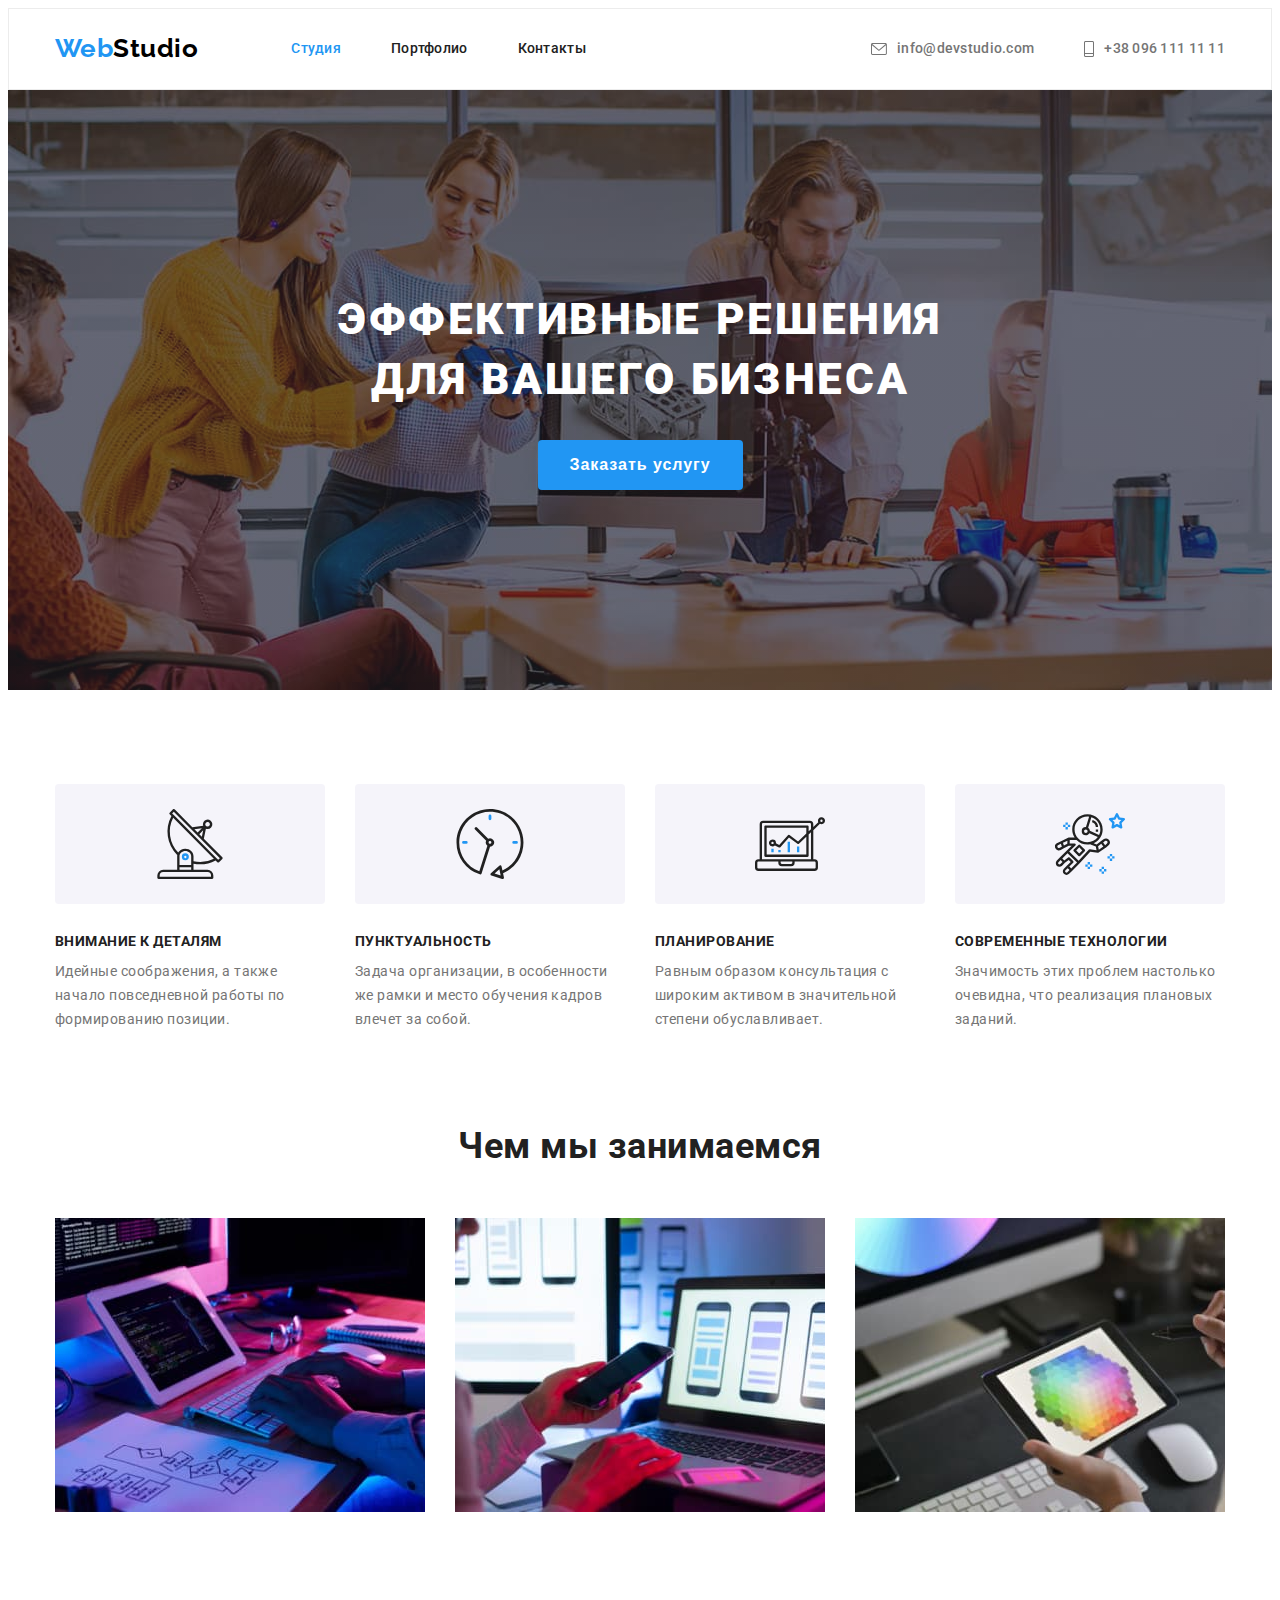
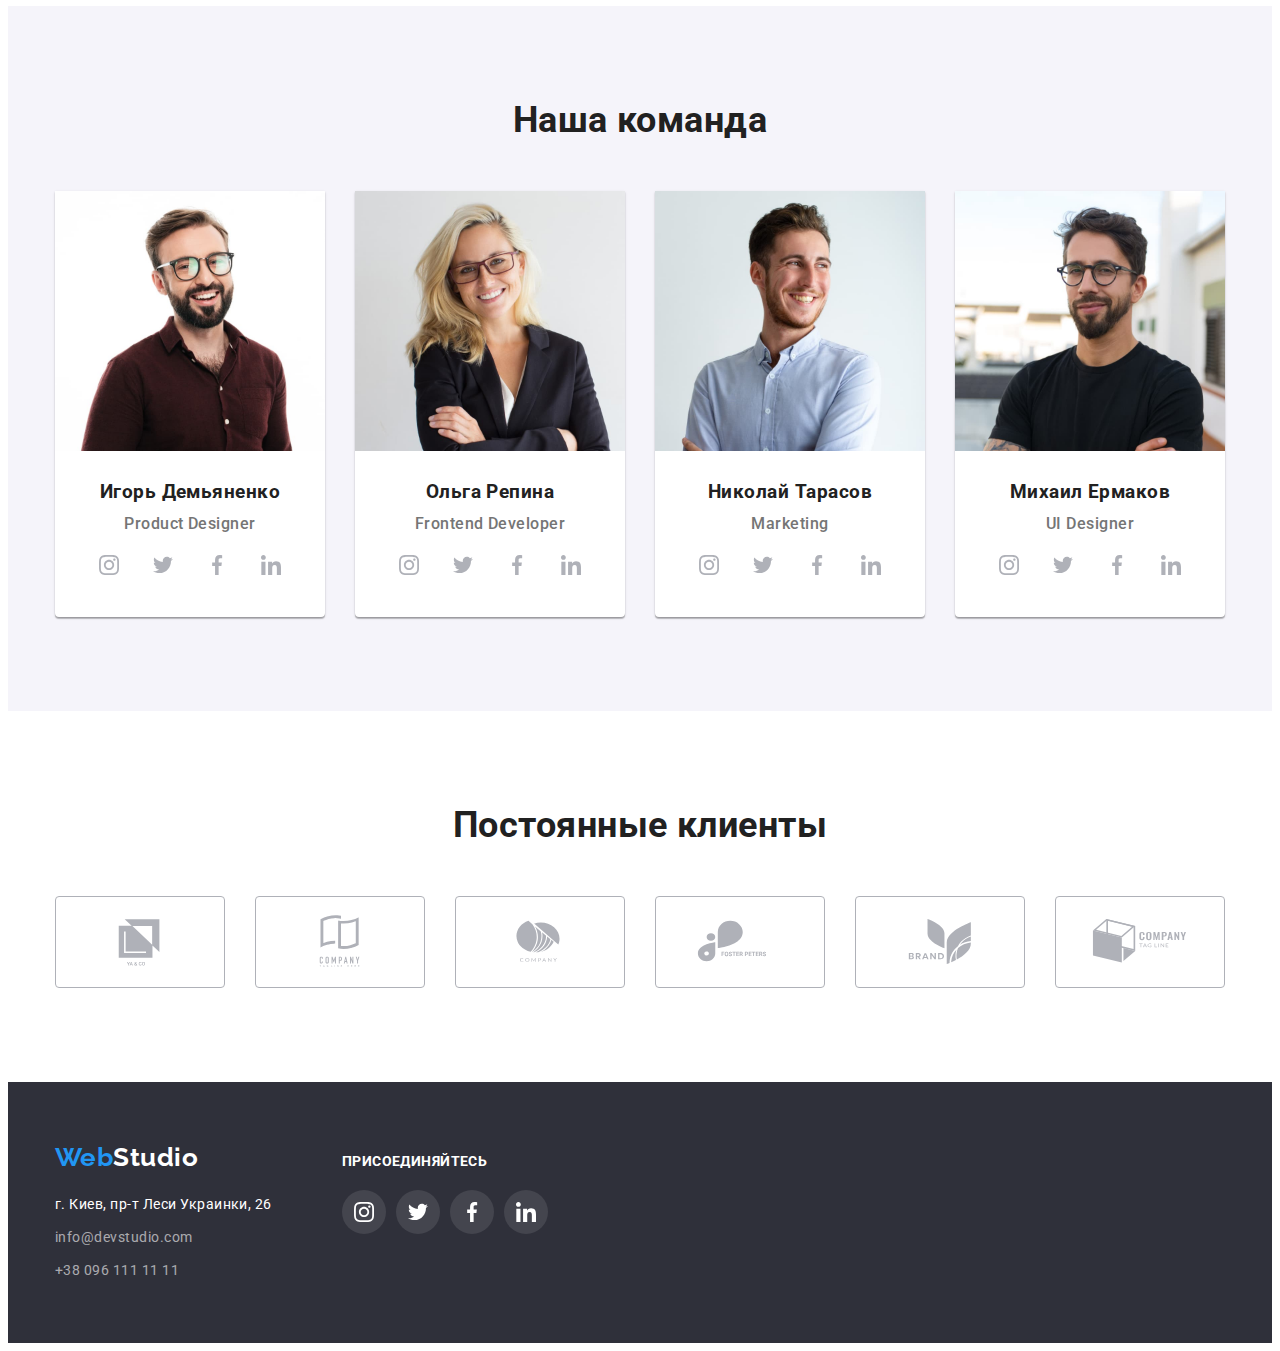
<file: index.html>
<!DOCTYPE html>
<html lang="ru">
  <head>
    <meta charset="UTF-8" />
    <meta name="viewport" content="width=device-width, initial-scale=1.0" />
    <title>Document</title>
    <link rel="preconnect" href="https://fonts.gstatic.com" />
    <link
      href="https://fonts.googleapis.com/css2?family=Raleway:wght@700&family=Roboto:wght@400;500;700;900&display=swap"
      rel="stylesheet"
    />
    <link
      rel="stylesheet"
      href="https://cdnjs.cloudflare.com/ajax/libs/modern-normalize/1.0.0/modern-normalize.min.css"
      integrity="sha512-ISS7cAi1PEhQ8jnbJpJZMd29NlhNj4AWYyLOSp2CE/CsHxTCu+r+t0D2yoJudVrd0/8fTVPUVDzY5Tvli75u/g=="
      crossorigin="anonymous"
      referrerpolicy="no-referrer"
    />
    <link rel="stylesheet" href="./css/styles.css" />
  </head>

  <body>
    <!-- Шапка сайта -->
    <header class="page-header">
      <div class="container main-nav">
        <nav class="nav">
          <a href="./index.html" class="logo">
            <span class="logo-web">Web</span
            ><span class="logo-studio">Studio</span>
          </a>
          <ul class="site-nav list">
            <li class="item">
              <a href="./index.html" class="link active-link">Студия</a>
            </li>
            <li class="item">
              <a href="./portfolio.html" class="link">Портфолио</a>
            </li>
            <li class="item">
              <a href="#address" class="link">Контакты</a>
            </li>
          </ul>
        </nav>

        <ul class="contact list">
          <li class="item">
            <a href="mailto:info@devstudio.com" class="contact-link mail"
              ><svg class="icon-mail" width="16" height="12">
                <use href="./images/icon.svg#icon-mail"></use>
              </svg>
              info@devstudio.com</a
            >
          </li>
          <li class="item">
            <a href="tel:+380961111111" class="contact-link tel">
              <svg class="icon-tel" width="10" height="16">
                <use href="./images/icon.svg#icon-tel"></use>
              </svg>
              +38 096 111 11 11</a
            >
          </li>
        </ul>
      </div>
    </header>

    <main>
      <!-- Герой -->
      <section class="hero">
        <div class="container">
          <h1 class="hero-title">эффективные решения для вашего бизнеса</h1>
          <button type="button" class="button">Заказать услугу</button>
        </div>
      </section>

      <!-- Преимущества -->
      <section class="section">
        <div class="container">
          <h2 class="none">Преимущества</h2>
          <ul class="feature-list list">
            <li class="item">
              <h3 class="title">ВНИМАНИЕ К ДЕТАЛЯМ</h3>
              <p class="text">
                Идейные соображения, а также начало повседневной работы по
                формированию позиции.
              </p>
            </li>
            <li class="item">
              <h3 class="title">ПУНКТУАЛЬНОСТЬ</h3>
              <p class="text">
                Задача организации, в особенности же рамки и место обучения
                кадров влечет за собой.
              </p>
            </li>
            <li class="item">
              <h3 class="title">ПЛАНИРОВАНИЕ</h3>
              <p class="text">
                Равным образом консультация с широким активом в значительной
                степени обуславливает.
              </p>
            </li>
            <li class="item">
              <h3 class="title">СОВРЕМЕННЫЕ ТЕХНОЛОГИИ</h3>
              <p class="text">
                Значимость этих проблем настолько очевидна, что реализация
                плановых заданий.
              </p>
            </li>
          </ul>
        </div>
      </section>

      <!-- Чем мы занимаемся -->
      <section class="section no-pdn-top">
        <div class="container">
          <h2 class="section-title">Чем мы занимаемся</h2>

          <ul class="job-list list">
            <li class="item">
              <img src="./images/print.jpg" alt="" width="370" height="294" />
            </li>
            <li class="item">
              <img src="./images/choose.jpg" alt="" width="370" height="294" />
            </li>
            <li class="item">
              <img src="./images/paint.jpg" alt="" width="370" height="294" />
            </li>
          </ul>
        </div>
      </section>

      <!-- Команда -->
      <section class="team section">
        <div class="container">
          <h2 class="section-title">Наша команда</h2>
          <ul class="team-list list">
            <li class="item">
              <img src="./images/Igor.jpg" alt="" width="270" height="260" />
              <div class="card">
                <h3 class="title">Игорь Демьяненко</h3>
                <p lang="en" class="text">Product Designer</p>
                <ul class="social-networks list">
                  <li class="item">
                    <a href="" class="social-link">
                      <svg class="icon-insta" width="20" height="20">
                        <use href="./images/icon.svg#icon-instagram"></use>
                      </svg>
                    </a>
                  </li>
                  <li class="item">
                    <a href="" class="social-link">
                      <svg class="icon-insta" width="20" height="20">
                        <use href="./images/icon.svg#icon-twitter"></use>
                      </svg>
                    </a>
                  </li>
                  <li class="item">
                    <a href="" class="social-link">
                      <svg class="icon-insta" width="20" height="20">
                        <use href="./images/icon.svg#icon-facebook"></use>
                      </svg>
                    </a>
                  </li>
                  <li class="item">
                    <a href="" class="social-link">
                      <svg class="icon-insta" width="20" height="20">
                        <use href="./images/icon.svg#icon-linkedin"></use>
                      </svg>
                    </a>
                  </li>
                </ul>
              </div>
            </li>
            <li class="item">
              <img src="./images/Olga.jpg" alt="" width="270" height="260" />
              <div class="card">
                <h3 class="title">Ольга Репина</h3>
                <p lang="en" class="text">Frontend Developer</p>
                <ul class="social-networks list">
                  <li class="item">
                    <a href="" class="social-link">
                      <svg class="icon-insta" width="20" height="20">
                        <use href="./images/icon.svg#icon-instagram"></use>
                      </svg>
                    </a>
                  </li>
                  <li class="item">
                    <a href="" class="social-link">
                      <svg class="icon-insta" width="20" height="20">
                        <use href="./images/icon.svg#icon-twitter"></use>
                      </svg>
                    </a>
                  </li>
                  <li class="item">
                    <a href="" class="social-link">
                      <svg class="icon-insta" width="20" height="20">
                        <use href="./images/icon.svg#icon-facebook"></use>
                      </svg>
                    </a>
                  </li>
                  <li class="item">
                    <a href="" class="social-link">
                      <svg class="icon-insta" width="20" height="20">
                        <use href="./images/icon.svg#icon-linkedin"></use>
                      </svg>
                    </a>
                  </li>
                </ul>
              </div>
            </li>
            <li class="item">
              <img src="./images/Nikolai.jpg" alt="" width="270" height="260" />
              <div class="card">
                <h3 class="title">Николай Тарасов</h3>
                <p lang="en" class="text">Marketing</p>
                <ul class="social-networks list">
                  <li class="item">
                    <a href="" class="social-link">
                      <svg class="icon-insta" width="20" height="20">
                        <use href="./images/icon.svg#icon-instagram"></use>
                      </svg>
                    </a>
                  </li>
                  <li class="item">
                    <a href="" class="social-link">
                      <svg class="icon-insta" width="20" height="20">
                        <use href="./images/icon.svg#icon-twitter"></use>
                      </svg>
                    </a>
                  </li>
                  <li class="item">
                    <a href="" class="social-link">
                      <svg class="icon-insta" width="20" height="20">
                        <use href="./images/icon.svg#icon-facebook"></use>
                      </svg>
                    </a>
                  </li>
                  <li class="item">
                    <a href="" class="social-link">
                      <svg class="icon-insta" width="20" height="20">
                        <use href="./images/icon.svg#icon-linkedin"></use>
                      </svg>
                    </a>
                  </li>
                </ul>
              </div>
            </li>
            <li class="item">
              <img src="./images/Michal.jpg" alt="" width="270" height="260" />
              <div class="card">
                <h3 class="title">Михаил Ермаков</h3>
                <p lang="en" class="text">UI Designer</p>
                <ul class="social-networks list">
                  <li class="item">
                    <a href="" class="social-link">
                      <svg class="icon-insta" width="20" height="20">
                        <use href="./images/icon.svg#icon-instagram"></use>
                      </svg>
                    </a>
                  </li>
                  <li class="item">
                    <a href="" class="social-link">
                      <svg class="icon-twitter" width="20" height="20">
                        <use href="./images/icon.svg#icon-twitter"></use>
                      </svg>
                    </a>
                  </li>
                  <li class="item">
                    <a href="" class="social-link">
                      <svg class="icon-fb" width="20" height="20">
                        <use href="./images/icon.svg#icon-facebook"></use>
                      </svg>
                    </a>
                  </li>
                  <li class="item">
                    <a href="" class="social-link">
                      <svg class="icon-linkedin" width="20" height="20">
                        <use href="./images/icon.svg#icon-linkedin"></use>
                      </svg>
                    </a>
                  </li>
                </ul>
              </div>
            </li>
          </ul>
        </div>
      </section>

      <!-- Компании -->
      <section class="section">
        <div class="container">
          <h2 class="section-title">Постоянные клиенты</h2>
          <ul class="company-list list">
            <li class="item">
              <a href="" class="company-link">
                <svg class="icon-logo1" width="106" height="60">
                  <use href="./images/icon.svg#icon-Logo1"></use>
                </svg>
              </a>
            </li>
            <li class="item">
              <a href="" class="company-link">
                <svg class="icon-logo2" width="106" height="60">
                  <use href="./images/icon.svg#icon-Logo2"></use>
                </svg>
              </a>
            </li>
            <li class="item">
              <a href="" class="company-link">
                <svg class="icon-logo3" width="106" height="60">
                  <use href="./images/icon.svg#icon-Logo3"></use>
                </svg>
              </a>
            </li>
            <li class="item">
              <a href="" class="company-link">
                <svg class="icon-logo4" width="106" height="60">
                  <use href="./images/icon.svg#icon-Logo4"></use>
                </svg>
              </a>
            </li>
            <li class="item">
              <a href="" class="company-link">
                <svg class="icon-logo5" width="106" height="60">
                  <use href="./images/icon.svg#icon-Logo5"></use>
                </svg>
              </a>
            </li>
            <li class="item">
              <a href="" class="company-link">
                <svg class="icon-logo6" width="106" height="60">
                  <use href="./images/icon.svg#icon-Logo6"></use>
                </svg>
              </a>
            </li>
          </ul>
        </div>
      </section>
    </main>

    <!-- Футер -->
    <footer class="footer">
      <div class="container">
        <div class="footer-address">
          <a href="./index.html" class="logotip">
            <span class="logo-web">Web</span
            ><span class="logo-studio white-color">Studio</span>
          </a>
          <address class="address">
            <p class="town">г. Киев, пр-т Леси Украинки, 26</p>
            <ul class="footer-list list">
              <li class="item">
                <a href="mailto:info@devstudio.com" class="footer-link">
                  info@devstudio.com</a
                >
              </li>
              <li class="item">
                <a href="tel:+380961111111" class="footer-link"
                  >+38 096 111 11 11</a
                >
              </li>
            </ul>
          </address>
        </div>
        <div class="footer-social">
          <p class="footer-title">присоединяйтесь</p>
          <ul class="footer-social-list list">
            <li class="item">
              <a href="" class="footer-social-link">
                <svg class="footer-icon-insta" width="20" height="20">
                  <use href="./images/icon.svg#icon-instagram"></use>
                </svg>
              </a>
            </li>
            <li class="item">
              <a href="" class="footer-social-link">
                <svg class="footer-icon-twitter" width="20" height="20">
                  <use href="./images/icon.svg#icon-twitter"></use>
                </svg>
              </a>
            </li>
            <li class="item">
              <a href="" class="footer-social-link">
                <svg class="footer-icon-fb" width="20" height="20">
                  <use href="./images/icon.svg#icon-facebook"></use>
                </svg>
              </a>
            </li>
            <li class="item">
              <a href="" class="footer-social-link">
                <svg class="footer-icon-linkedin" width="20" height="20">
                  <use href="./images/icon.svg#icon-linkedin"></use>
                </svg>
              </a>
            </li>
          </ul>
        </div>
      </div>
    </footer>
  </body>
</html>
</file>
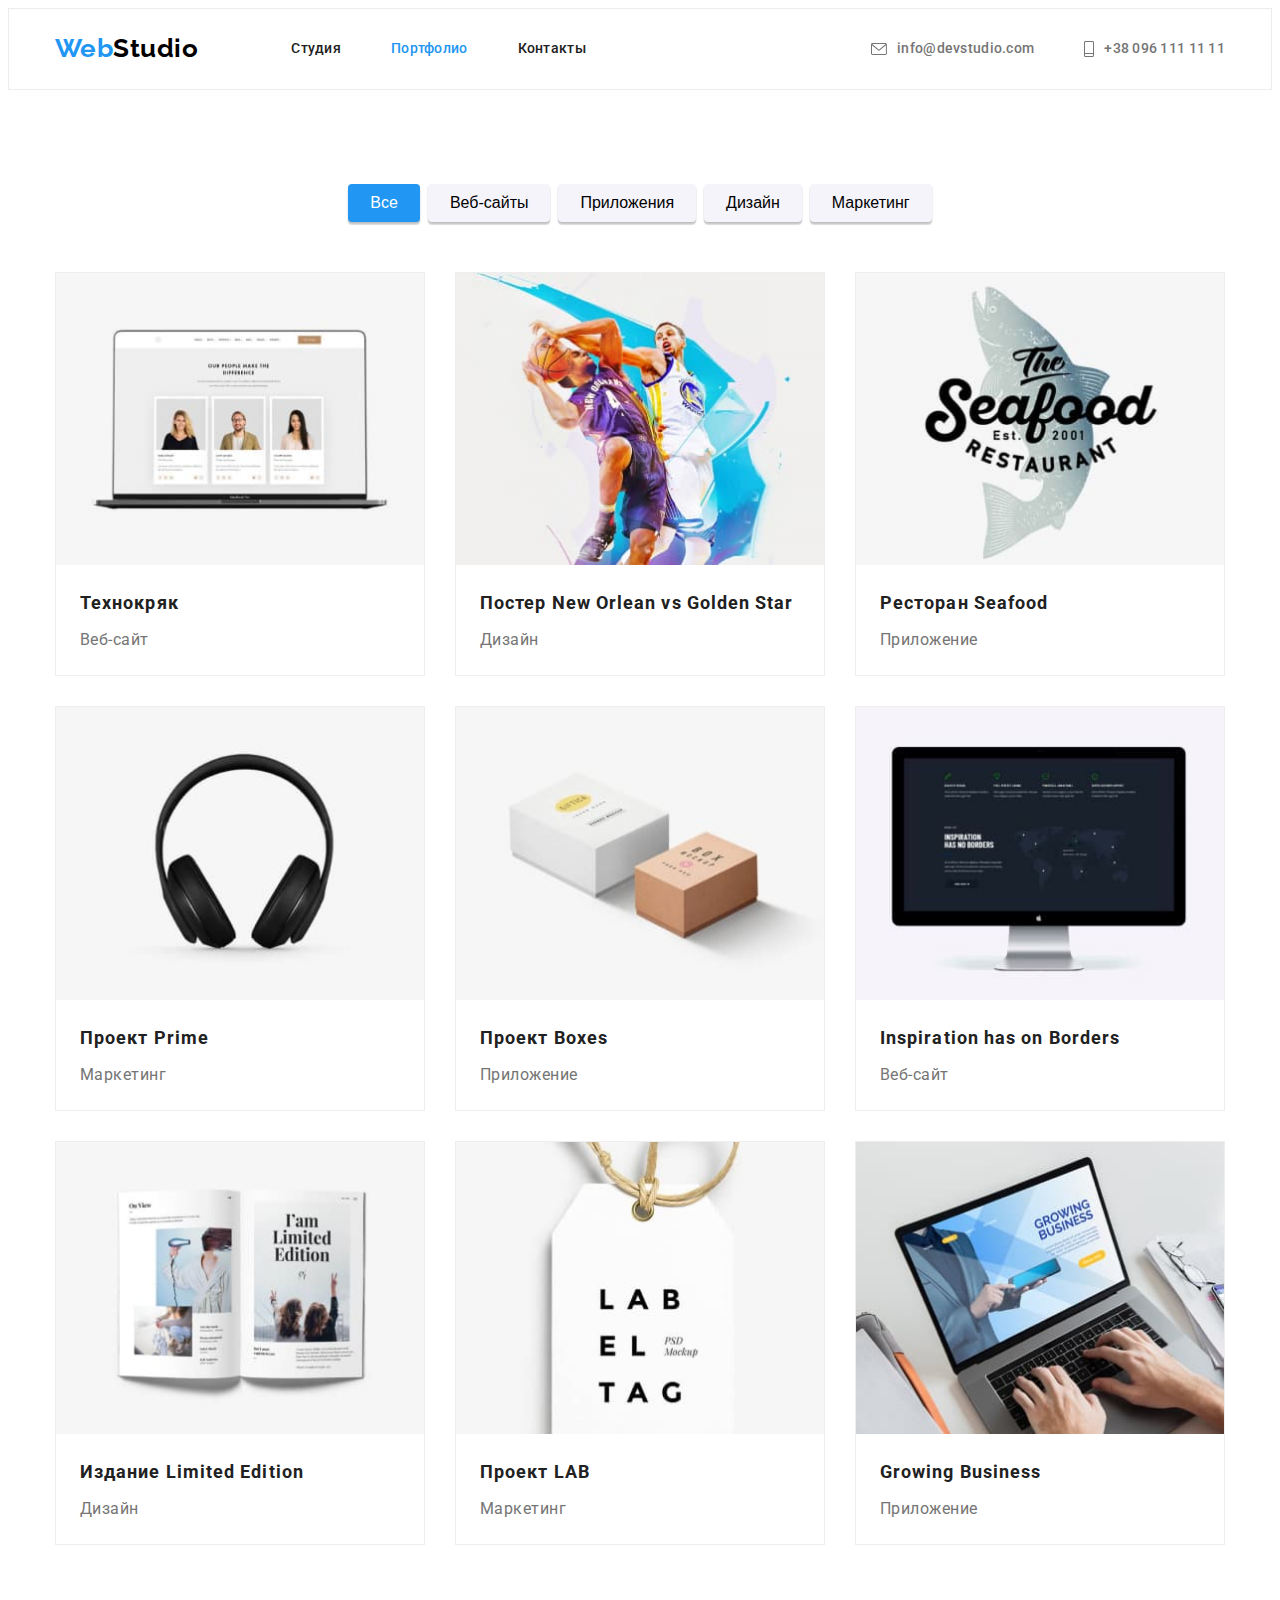
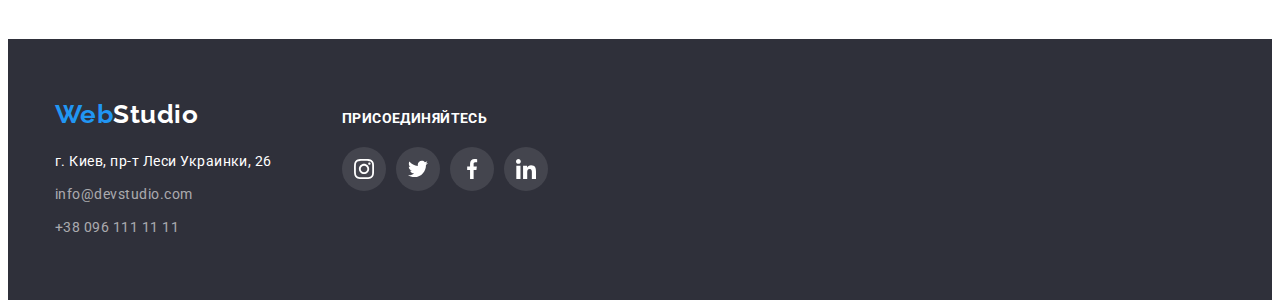
<file: portfolio.html>
<!DOCTYPE html>
<html lang="ru">
  <head>
    <meta charset="UTF-8" />
    <meta name="viewport" content="width=device-width, initial-scale=1.0" />
    <title>Document</title>
    <link rel="preconnect" href="https://fonts.gstatic.com" />
    <link
      href="https://fonts.googleapis.com/css2?family=Raleway:wght@700&family=Roboto:wght@400;500;700;900&display=swap"
      rel="stylesheet"
    />
    <link
      rel="stylesheet"
      href="https://cdnjs.cloudflare.com/ajax/libs/modern-normalize/1.0.0/modern-normalize.min.css"
      integrity="sha512-ISS7cAi1PEhQ8jnbJpJZMd29NlhNj4AWYyLOSp2CE/CsHxTCu+r+t0D2yoJudVrd0/8fTVPUVDzY5Tvli75u/g=="
      crossorigin="anonymous"
      referrerpolicy="no-referrer"
    />
    <link rel="stylesheet" href="./css/styles.css" />
  </head>

  <body>
    <!-- Шапка сайта -->
    <header class="page-header">
      <div class="container main-nav">
        <nav class="nav">
          <a href="./index.html" class="logo">
            <span class="logo-web">Web</span
            ><span class="logo-studio">Studio</span>
          </a>

          <ul class="site-nav list">
            <li class="item"><a href="./index.html" class="link">Студия</a></li>
            <li class="item">
              <a href="./portfolio.html" class="link active-link">Портфолио</a>
            </li>
            <li class="item"><a href="#address" class="link">Контакты</a></li>
          </ul>
        </nav>

        <ul class="contact list">
          <li class="item">
            <a href="mailto:info@devstudio.com" class="contact-link mail"
              ><svg class="icon-mail" width="16" height="12">
                <use href="./images/icon.svg#icon-mail"></use>
              </svg>
              info@devstudio.com</a
            >
          </li>
          <li class="item">
            <a href="tel:+380961111111" class="contact-link tel">
              <svg class="icon-tel" width="10" height="16">
                <use href="./images/icon.svg#icon-tel"></use>
              </svg>
              +38 096 111 11 11</a
            >
          </li>
        </ul>
      </div>
    </header>

    <main>
      <section class="section">
        <div class="container">
          <h1 class="none">Портфолио</h1>
          <ul class="btn-list list">
            <li class="item">
              <button type="button" class="button-all">Все</button>
            </li>
            <li class="item">
              <button type="button" class="button-portfolio">Веб-сайты</button>
            </li>
            <li class="item">
              <button type="button" class="button-portfolio">Приложения</button>
            </li>
            <li class="item">
              <button type="button" class="button-portfolio">Дизайн</button>
            </li>
            <li class="item">
              <button type="button" class="button-portfolio">Маркетинг</button>
            </li>
          </ul>

          <ul class="portfolio-list list">
            <li class="item">
              <a class="card-link" href="">
                <img
                  src="./images/portolio/People.jpg"
                  alt=""
                  width="370"
                  height="294"
                />
                <div class="portfolio-card">
                  <h2 class="portfolio-title">Технокряк</h2>
                  <p class="portfolio-text">Веб-сайт</p>
                </div>
              </a>
            </li>
            <li class="item">
              <a class="card-link" href="">
                <img
                  src="./images/portolio/Poster.jpg"
                  alt=""
                  width="370"
                  height="294"
                />
                <div class="portfolio-card">
                  <h2 class="portfolio-title">
                    Постер New Orlean vs Golden Star
                  </h2>
                  <p class="portfolio-text">Дизайн</p>
                </div>
              </a>
            </li>
            <li class="item">
              <a class="card-link" href="">
                <img
                  src="./images/portolio/Seafood.jpg"
                  alt=""
                  width="370"
                  height="294"
                />
                <div class="portfolio-card">
                  <h2 class="portfolio-title">Ресторан Seafood</h2>
                  <p class="portfolio-text">Приложение</p>
                </div>
              </a>
            </li>
            <li class="item">
              <a class="card-link" href="">
                <img
                  src="./images/portolio/Headphones.jpg"
                  alt=""
                  width="370"
                  height="294"
                />
                <div class="portfolio-card">
                  <h2 class="portfolio-title">Проект Prime</h2>
                  <p class="portfolio-text">Маркетинг</p>
                </div>
              </a>
            </li>
            <li class="item">
              <a class="card-link" href="">
                <img
                  src="./images/portolio/Boxes.jpg"
                  alt=""
                  width="370"
                  height="294"
                />
                <div class="portfolio-card">
                  <h2 class="portfolio-title">Проект Boxes</h2>
                  <p class="portfolio-text">Приложение</p>
                </div>
              </a>
            </li>
            <li class="item">
              <a class="card-link" href="">
                <img
                  src="./images/portolio/Inspiration.jpg"
                  alt=""
                  width="370"
                  height="294"
                />
                <div class="portfolio-card">
                  <h2 class="portfolio-title">Inspiration has on Borders</h2>
                  <p class="portfolio-text">Веб-сайт</p>
                </div>
              </a>
            </li>
            <li class="item">
              <a class="card-link" href="">
                <img
                  src="./images/portolio/Limited.jpg"
                  alt=""
                  width="370"
                  height="294"
                />
                <div class="portfolio-card">
                  <h2 class="portfolio-title">Издание Limited Edition</h2>
                  <p class="portfolio-text">Дизайн</p>
                </div>
              </a>
            </li>
            <li class="item">
              <a class="card-link" href="">
                <img
                  src="./images/portolio/LAB.jpg"
                  alt=""
                  width="370"
                  height="294"
                />
                <div class="portfolio-card">
                  <h2 class="portfolio-title">Проект LAB</h2>
                  <p class="portfolio-text">Маркетинг</p>
                </div>
              </a>
            </li>
            <li class="item">
              <a class="card-link" href="">
                <img
                  src="./images/portolio/Growing.jpg"
                  alt=""
                  width="370"
                  height="294"
                />
                <div class="portfolio-card">
                  <h2 class="portfolio-title">Growing Business</h2>
                  <p class="portfolio-text">Приложение</p>
                </div>
              </a>
            </li>
          </ul>
        </div>
      </section>
    </main>

    <!-- Футер -->
    <footer class="footer">
      <div class="container">
        <div class="footer-address">
          <a href="./index.html" class="logotip">
            <span class="logo-web">Web</span
            ><span class="logo-studio white-color">Studio</span>
          </a>
          <address class="address">
            <p class="town">г. Киев, пр-т Леси Украинки, 26</p>
            <ul class="footer-list list">
              <li class="item">
                <a href="mailto:info@devstudio.com" class="footer-link">
                  info@devstudio.com</a
                >
              </li>
              <li class="item">
                <a href="tel:+380961111111" class="footer-link"
                  >+38 096 111 11 11</a
                >
              </li>
            </ul>
          </address>
        </div>
        <div class="footer-social">
          <p class="footer-title">присоединяйтесь</p>
          <ul class="footer-social-list list">
            <li class="item">
              <a href="" class="footer-social-link">
                <svg class="footer-icon-insta" width="20" height="20">
                  <use href="./images/icon.svg#icon-instagram"></use>
                </svg>
              </a>
            </li>
            <li class="item">
              <a href="" class="footer-social-link">
                <svg class="footer-icon-twitter" width="20" height="20">
                  <use href="./images/icon.svg#icon-twitter"></use>
                </svg>
              </a>
            </li>
            <li class="item">
              <a href="" class="footer-social-link">
                <svg class="footer-icon-fb" width="20" height="20">
                  <use href="./images/icon.svg#icon-facebook"></use>
                </svg>
              </a>
            </li>
            <li class="item">
              <a href="" class="footer-social-link">
                <svg class="footer-icon-linkedin" width="20" height="20">
                  <use href="./images/icon.svg#icon-linkedin"></use>
                </svg>
              </a>
            </li>
          </ul>
        </div>
      </div>
    </footer>
  </body>
</html>
</file>
<file: css/styles.css>
/* цвет основного текста  #757575 */
/* вторичный цвет текста  #212121;
 */
/* белый #FFFFFF  */
/* акцент c #2196F3*/
/* вторичный цвет фона #2196F3; */

html {
  box-sizing: border-box;
}

*,
*::before,
*::after {
  box-sizing: inherit;
}

:root {
  --primary-text-color: #757575;
  --title-text-color: #212121;
  --accent-color: #2196f3;
  --primary-white-color: #ffffff;
  --primary-black-color: #000000;
  --bgd-color: #2f303a;
  --grey-color: #f5f4fa;
  --klients-fill: #afb1b8;
}

body {
  background-color: var(--primary-white-color);
  font-family: 'Roboto', sans-serif;
  color: var(--title-text-color);
  letter-spacing: 0.03em;
}

.container {
  width: 1200px;
  padding-left: 15px;
  padding-right: 15px;
  margin-left: auto;
  margin-right: auto;
}

.list {
  padding: 0;
  margin: 0;
  list-style: none;
}

img {
  display: block;
  max-width: 100%;
  height: auto;
}

a {
  text-decoration: none;
}

/* Header */

.page-header {
  border: 1px solid #ececec;
}

/* logo */

.logo-web {
  color: var(--accent-color);
}

.logo-studio {
  color: var(--primary-black-color);
}

.logo-studio.white-color {
  color: var(--primary-white-color);
}

.logo {
  font-family: 'Raleway', sans-serif;
  font-weight: 700;
  font-size: 26px;
  line-height: 1.19;
  padding-top: 24px;
  padding-bottom: 25px;
}

.logo:hover,
.logotip:hover {
  color: var(--accent-color);
}

/* Nav */

.main-nav,
.nav {
  display: flex;
  align-items: center;
}

.site-nav {
  display: flex;
  margin-top: 0;
  margin-bottom: 0;
  margin-left: 93px;
  padding: 0;
}

.site-nav .item + .item {
  margin-left: 50px;
}

/*.site-nav .site-nav-li {
  margin-right: 50px;
}

.site-nav .site-nav-li:last-child {
  margin-right: 0;
}*/

/*.site-nav .site-nav-li:not(:last-child) {
  margin-right: 50px
}*/

.site-nav .link {
  display: block;
  font-weight: 500;
  font-size: 14px;
  line-height: 1.14;
  letter-spacing: 0.02em;
  padding-top: 32px;
  padding-bottom: 32px;
}

/* Contact */

.contact {
  display: flex;
  margin: 0;
  padding: 0;
  margin-left: auto;
}

.contact .item {
  display: flex;
  align-items: center;
}

.contact .item + .item {
  margin-left: 50px;
}

.contact .contact-link {
  display: flex;
  align-items: center;
  color: var(--primary-text-color);
  fill: var(--primary-text-color);

  font-weight: 500;
  font-size: 14px;
  line-height: 1.14;
  letter-spacing: 0.02em;

  padding-top: 32px;
  padding-bottom: 32px;
}

.site-nav .link:hover,
.site-nav .link:focus,
.contact .contact-link:hover,
.contact .contact-link:focus,
.site-nav .active-link {
  color: var(--accent-color);
  fill: var(--accent-color);
}

.icon-mail,
.icon-tel {
  margin-right: 10px;
}

/* .mail::before {
  display: inline-flex;
  content: '';
  width: 16px;
  height: 12px;
  margin-right: 10px;
  background: var(--primary-white-color);
  background-image: url(../images/icons.svg/mail.svg);
  background-size: contain;
  background-repeat: no-repeat;
} */

/* .tel::before {
  display: inline-flex;
  content: '';
  width: 10px;
  height: 16px;
  margin-right: 10px;
  background: var(--primary-white-color);
  background-image: url(../images/icons.svg/tel.svg);
  background-size: contain;
  background-repeat: no-repeat; } */

.link {
  color: var(--title-text-color);
}

/* Hero */

.hero {
  background-image: linear-gradient(
      to right,
      rgba(47, 48, 58, 0.4),
      rgba(47, 48, 58, 0.4)
    ),
    url('../images/hero.jpg');
  background-color: var(--bgd-color);
  background-repeat: no-repeat;
  background-position: center;
  background-size: cover;

  max-width: 1600px;
  height: 600px;
  text-align: center;

  padding-top: 200px;
  padding-bottom: 200px;
  margin-left: auto;
  margin-right: auto;
}

.hero-title {
  color: var(--primary-white-color);
  font-weight: 900;
  font-size: 44px;
  line-height: 1.36;
  letter-spacing: 0.06em;
  text-transform: uppercase;

  width: 696px;
  margin-top: 0;
  margin-bottom: 30px;
  margin-left: auto;
  margin-right: auto;
}

/* Button */

.button {
  color: var(--primary-white-color);
  background-color: var(--accent-color);
  font-weight: 700;
  font-size: 16px;
  line-height: 1.87;
  text-align: center;
  letter-spacing: 0.06em;
  cursor: pointer;
  border-radius: 4px;
  border: 0;
  padding: 10px 32px;
  min-width: 200px;
}

.button-portfolio {
  display: block;
  background-color: var(--grey-color);
  font-weight: 500;
  font-size: 16px;
  line-height: 1.62;
  text-align: center;
  cursor: pointer;
  outline: none;
  border: 0;
  border-radius: 4px;
  padding: 6px 22px;
  box-shadow: 0px 3px 1px rgba(0, 0, 0, 0.1), 0px 1px 2px rgba(0, 0, 0, 0.08),
    0px 2px 2px rgba(0, 0, 0, 0.12);
}

.button-all {
  display: block;
  color: var(--primary-white-color);
  background-color: var(--accent-color);
  font-weight: 500;
  font-size: 16px;
  line-height: 1.62;
  text-align: center;
  outline: none;
  border: 0;
  border-radius: 4px;
  padding: 6px 22px;
  box-shadow: 0px 3px 1px rgba(0, 0, 0, 0.1), 0px 1px 2px rgba(0, 0, 0, 0.08),
    0px 2px 2px rgba(0, 0, 0, 0.12);
}
.button-all:hover,
.button-all:focus,
.button-portfolio:hover,
.button-portfolio:focus {
  color: var(--primary-white-color);
  background-color: var(--accent-color);
  outline: none;
  border: 0;
}

/* Section */

.section {
  padding-top: 94px;
  padding-bottom: 94px;
}

.team {
  background-color: var(--grey-color);
}

.section-title {
  font-weight: 700;
  font-size: 36px;
  line-height: 1.16;
  text-align: center;
  margin-top: 0;
  margin-bottom: 50px;
}

.no-pdn-top {
  padding-top: 0;
}

.none {
  display: none;
}

/* Portflio */

.btn-list {
  display: flex;
  margin-bottom: 50px;
  justify-content: center;
}

.btn-list .item:hover,
.btn-list .item:focus {
  box-shadow: 0px 3px 1px rgba(0, 0, 0, 0.1), 0px 1px 2px rgba(0, 0, 0, 0.08),
    0px 2px 2px rgba(0, 0, 0, 0.12);
  cursor: pointer;
}

.btn-list .item + .item {
  margin-left: 8px;
}

.portfolio-list {
  display: flex;
  flex-wrap: wrap;
}

.portfolio-list .item {
  width: 370px;
  margin-right: 30px;
  margin-bottom: 30px;
  border: 1px solid #eeeeee;
}

.portfolio-list .item:nth-child(3n) {
  margin-right: 0;
}

.portfolio-list .item:nth-last-child(-n + 3) {
  margin-bottom: 0;
}

.portfolio-list .item:hover,
.portfolio-list .item:focus {
  box-shadow: 0px 1px 1px rgba(0, 0, 0, 0.12), 0px 4px 4px rgba(0, 0, 0, 0.06),
    1px 4px 6px rgba(0, 0, 0, 0.16);
  cursor: pointer;
}

.portfolio-list .card-link {
  display: block;
}
.portfolio-list .card-link:hover,
.portfolio-list .card-link:focus {
  box-shadow: 0px 1px 1px rgba(0, 0, 0, 0.12), 0px 4px 4px rgba(0, 0, 0, 0.06),
    1px 4px 6px rgba(0, 0, 0, 0.16);
}

/* Альтернатива */

/* .portfolio-list .item:nth-child(3n) {
  margin-right: 30px;
} */

/* .portfolio-list .item:not(:nth-last-child(-n+3)) {
  margin-bottom: 30px;
} */

/* .portfolio-list .item {
  width: calc((100% - 60px)/3);
  margin-right: 30px;
} */

.portfolio-list .portfolio-card {
  padding-top: 20px;
  padding-bottom: 20px;
  padding-left: 24px;
  padding-right: 24px;
}

.portfolio-title {
  font-weight: 700;
  font-size: 18px;
  line-height: 2;
  letter-spacing: 0.06em;
  margin-top: 0;
  margin-bottom: 4px;
  color: var(--title-text-color);
}

.portfolio-text {
  color: var(--primary-text-color);
  font-size: 16px;
  line-height: 1.87;
  margin-top: 0;
  margin-bottom: 0;
}

/* Features */

.feature-list {
  display: flex;
  margin: 0;
  padding: 0;
}

.feature-list .item {
  width: 270px;
}

.feature-list .item + .item {
  margin-left: 30px;
}

.feature-list .item::before {
  display: block;
  content: '';
  /* width: 270px; */
  height: 120px;
  background: var(--grey-color);
  border-radius: 4px;
  margin-bottom: 30px;
}

.feature-list .item:nth-child(1):before {
  background-image: url(../images/icons.svg/antenna\ 1.svg);
  background-repeat: no-repeat;
  background-position: center;
}

.feature-list .item:nth-child(2):before {
  background-image: url(../images/icons.svg/clock\ 1.svg);
  background-repeat: no-repeat;
  background-position: center;
}

.feature-list .item:nth-child(3):before {
  background-image: url(../images/icons.svg/diagram\ 1.svg);
  background-repeat: no-repeat;
  background-position: center;
}

.feature-list .item:nth-child(4):before {
  background-image: url(../images/icons.svg/astronaut\ 1.svg);
  background-repeat: no-repeat;
  background-position: center;
}

.feature-list .title {
  font-weight: 700;
  font-size: 14px;
  line-height: 1.14;
  text-transform: uppercase;
  margin-top: 0;
  margin-bottom: 10px;
}

.feature-list .text {
  color: var(--primary-text-color);
  font-size: 14px;
  line-height: 1.71;
  margin: 0;
  padding: 0;
}
/* Job-list */

.job-list {
  display: flex;
}

.job-list .item + .item {
  margin-left: 30px;
}

/* Team */

.team-list {
  display: flex;
}

.team-list .item {
  background: var(--primary-white-color);
  box-shadow: 0px 1px 3px rgba(0, 0, 0, 0.12), 0px 1px 1px rgba(0, 0, 0, 0.14),
    0px 2px 1px rgba(0, 0, 0, 0.2);
  border-radius: 0px 0px 4px 4px;
}

.team-list .item + .item {
  margin-left: 30px;
}

.team-list .card {
  font-weight: 500;
  font-size: 16px;
  line-height: 1.19;
  text-align: center;

  margin: 0;
  padding-top: 30px;
  padding-bottom: 30px;
  padding-left: 32px;
  padding-right: 32px;
}

.team-list .title {
  margin-top: 0;
  margin-bottom: 10px;
  padding: 0;
}

.team-list .text {
  color: var(--primary-text-color);
  margin-top: 0;
  margin-bottom: 10px;
  padding: 0;
}

.social-networks {
  display: flex;
}

.social-networks .item {
  /* display: inline-flex;
  align-items: center;
  width: 44px;
  height: 44px;
  background: var(--primary-white-color);
  background-size: 20px;
  background-repeat: no-repeat;
  background-position: center;
  border-radius: 50%; */
  box-shadow: none;
}

.social-networks .item + .item {
  margin-left: 10px;
}

.social-networks .social-link {
  display: inline-flex;
  justify-content: center;
  align-items: center;

  width: 44px;
  height: 44px;
  border-radius: 50%;

  background: var(--primary-white-color);
  fill: var(--klients-fill);
}

.social-networks .social-link:hover,
.social-networks .social-link:focus {
  fill: var(--primary-white-color);
  background: var(--accent-color);
  cursor: pointer;
}

/* .social-networks .item:nth-child(1) {
  background-image: url(../images/icons.svg/instagram2.svg);
}

.social-networks .item:nth-child(2) {
  background-image: url(../images/icons.svg/twitter2.svg);
}

.social-networks .item:nth-child(3) {
  background-image: url(../images/icons.svg/facebook2.svg);
}

.social-networks .item:nth-child(4) {
  background-image: url(../images/icons.svg/linkedin2.svg);
}

.social-networks .item:hover {
  background-color: var(--accent-color);
  cursor: pointer;
}

.social-networks .item:nth-child(1):hover {
  background-image: url(../images/icons.svg/instagram.svg);
}

.social-networks .item:nth-child(2):hover {
  background-image: url(../images/icons.svg//twitter.svg);
}

.social-networks .item:nth-child(3):hover {
  background-image: url(../images/icons.svg/facebook.svg);
}

.social-networks .item:nth-child(4):hover {
  background-image: url(../images/icons.svg/linkedin.svg);
} */

/* Company-list */

.company-list {
  display: flex;
}

.company-list .item {
  display: inline-flex;
  align-items: center;
  justify-content: center;

  outline: none;
}

.company-list .item + .item {
  margin-left: 30px;
}

.company-list .company-link {
  fill: var(--klients-fill);
  /* padding: 16px 32px; */
  display: flex;
  align-items: center;
  justify-content: center;

  width: 170px;
  height: 92px;
  border: 1px solid #afb1b8;
  border-radius: 4px;
}

.company-list .company-link:hover,
.company-list .company-link:focus {
  fill: var(--accent-color);
  border: 1px solid var(--accent-color);
}

/* .company-list .item:nth-child(1) {
  background-image: url(../images/icons.svg/Logo1.svg);
  background-repeat: no-repeat;
  background-position: center;
}

.company-list .item:nth-child(2) {
  background-image: url(../images/icons.svg/Logo2.svg);
  background-repeat: no-repeat;
  background-position: center;
}

.company-list .item:nth-child(3) {
  background-image: url(../images/icons.svg/Logo3.svg);
  background-repeat: no-repeat;
  background-position: center;
}

.company-list .item:nth-child(4) {
  background-image: url(../images/icons.svg/Logo4.svg);
  background-repeat: no-repeat;
  background-position: center;
}

.company-list .item:nth-child(5) {
  background-image: url(../images/icons.svg/Logo5.svg);
  background-repeat: no-repeat;
  background-position: center;
}

.company-list .item:nth-child(6) {
  background-image: url(../images/icons.svg/Logo6.svg);
  background-repeat: no-repeat;
  background-position: center;
}

.company-list .item:hover {
  fill: var(--accent-color);
  border: 1px solid var(--accent-color);
} */

/* Footer */

.footer {
  background-color: var(--bgd-color);
  padding-top: 60px;
  padding-bottom: 60px;
}

.footer .container {
  display: flex;
  align-items: baseline;
}

.footer-address {
  margin-right: 70px;
}

.logotip {
  display: block;
  font-family: 'Raleway', sans-serif;
  font-weight: 700;
  font-size: 26px;
  line-height: 1.19;
  margin-bottom: 20px;
}

.address {
  font-style: inherit;
}

.address .town {
  color: var(--primary-white-color);
  font-size: 14px;
  line-height: 1.71;
  margin-top: 0;
  margin-bottom: 9px;
}

.address .footer-link {
  color: rgba(255, 255, 255, 0.6);
  font-size: 14px;
  line-height: 1.71;
}

.address .footer-link:hover,
.address .footer-link:focus {
  color: var(--accent-color);
}

.footer-list .item + .item {
  margin-top: 9px;
}

.footer-title {
  color: var(--primary-white-color);
  font-weight: 700;
  font-size: 14px;
  line-height: 1.14;
  letter-spacing: 0.03em;
  margin-top: 0;
  margin-bottom: 20px;
  text-transform: uppercase;
}

.footer-social-list {
  display: flex;
}

/* .footer-social-list .item {
  width: 44px;
  height: 44px;
  background: rgba(255, 255, 255, 0.1);
  background-repeat: no-repeat;
  background-position: center;
  border-radius: 50%;
} */

.footer-social-list .item + .item {
  margin-left: 10px;
}

.footer-social-list .footer-social-link {
  display: inline-flex;
  justify-content: center;
  align-items: center;

  width: 44px;
  height: 44px;
  border-radius: 50%;

  fill: var(--primary-white-color);
  background: rgba(255, 255, 255, 0.1);
}

.footer-social-list .footer-social-link:hover,
.footer-social-list .footer-social-link:focus {
  background: var(--accent-color);
}

/* 
.footer-social-list .item:nth-child(1) {
  background-image: url(../images/icons.svg/instagram.svg);
}

.footer-social-list .item:nth-child(2) {
  background-image: url(../images/icons.svg/twitter.svg);
}

.footer-social-list .item:nth-child(3) {
  background-image: url(../images/icons.svg/facebook.svg);
}

.footer-social-list .item:nth-child(4) {
  background-image: url(../images/icons.svg/linkedin.svg);
}

.footer-social-list .item:hover {
  background-color: var(--accent-color);
  cursor: pointer;
} */
</file>
